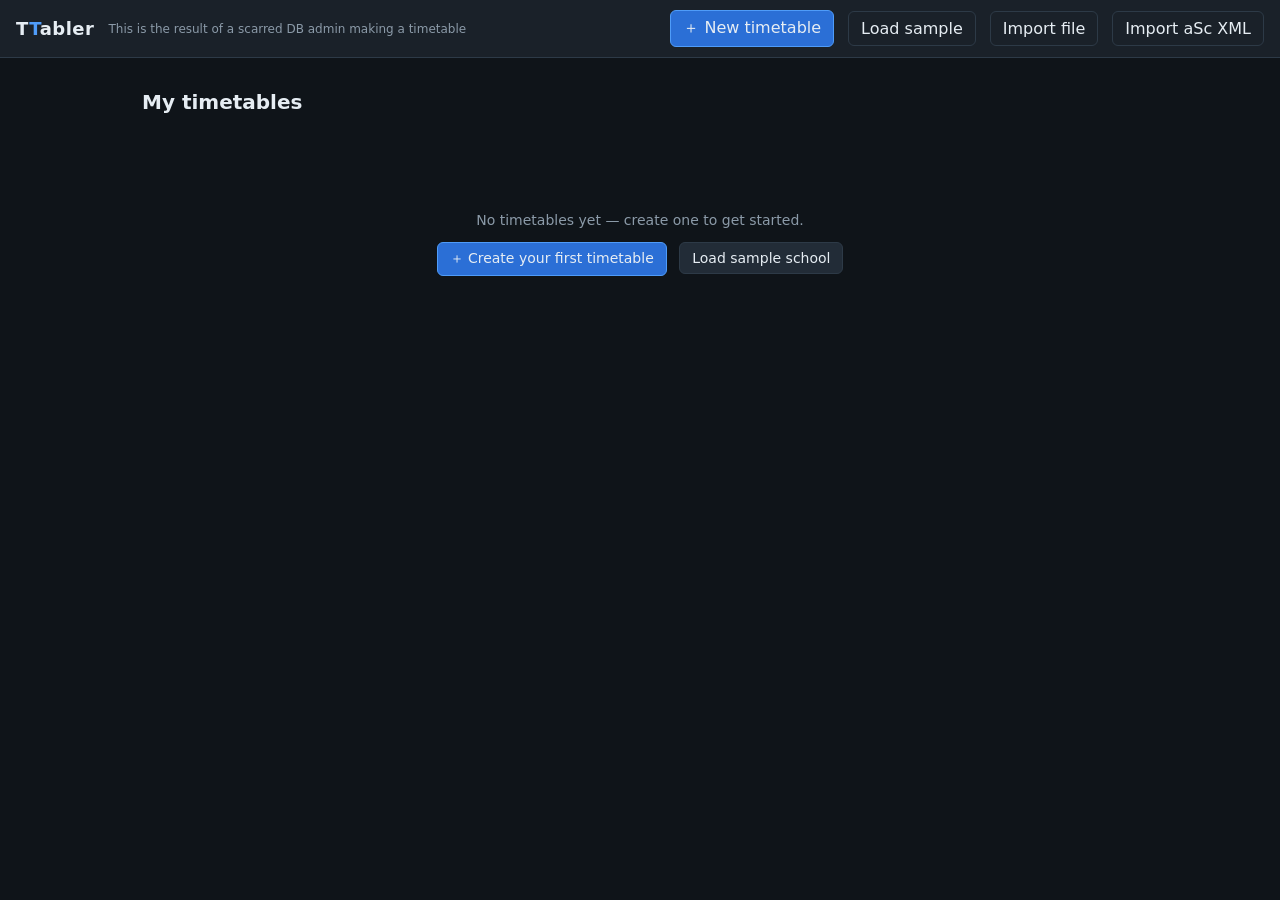
<file: index.html>
<!DOCTYPE html>
<html lang="en">
<head>
<meta charset="UTF-8" />
<meta name="viewport" content="width=device-width, initial-scale=1.0" />
<title>TTabler — My Timetables</title>
<link rel="stylesheet" href="css/styles.css?v=11" />
</head>
<body>
<header>
  <h1>T<span>T</span>abler</h1>
  <span class="tagline">This is the result of a scarred DB admin making a timetable</span>
  <div class="spacer"></div>
  <button id="btn-new" class="primary">＋ New timetable</button>
  <button id="btn-sample" class="ghost">Load sample</button>
  <button id="btn-import" class="ghost">Import file</button>
  <button id="btn-import-asc" class="ghost">Import aSc XML</button>
  <input type="file" id="lib-file" accept="application/json" style="display:none" />
  <input type="file" id="lib-asc-file" accept=".xml,text/xml,application/xml" style="display:none" />
</header>

<div class="lib-scroll">
  <div class="lib-wrap">
    <div class="lib-head">
      <h2>My timetables</h2>
      <div class="lib-bar"></div>
    </div>
    <div id="lib"></div>
  </div>
</div>

<div class="toast" id="toast"></div>

<!-- Landing page only needs helpers, storage, the data model, and library.js -->
<script src="js/util.js?v=11"></script>
<script src="js/state.js?v=11"></script>
<script src="js/storage.js?v=11"></script>
<script src="js/asc-import.js?v=11"></script>
<script src="js/library.js?v=11"></script>
</body>
</html>
</file>
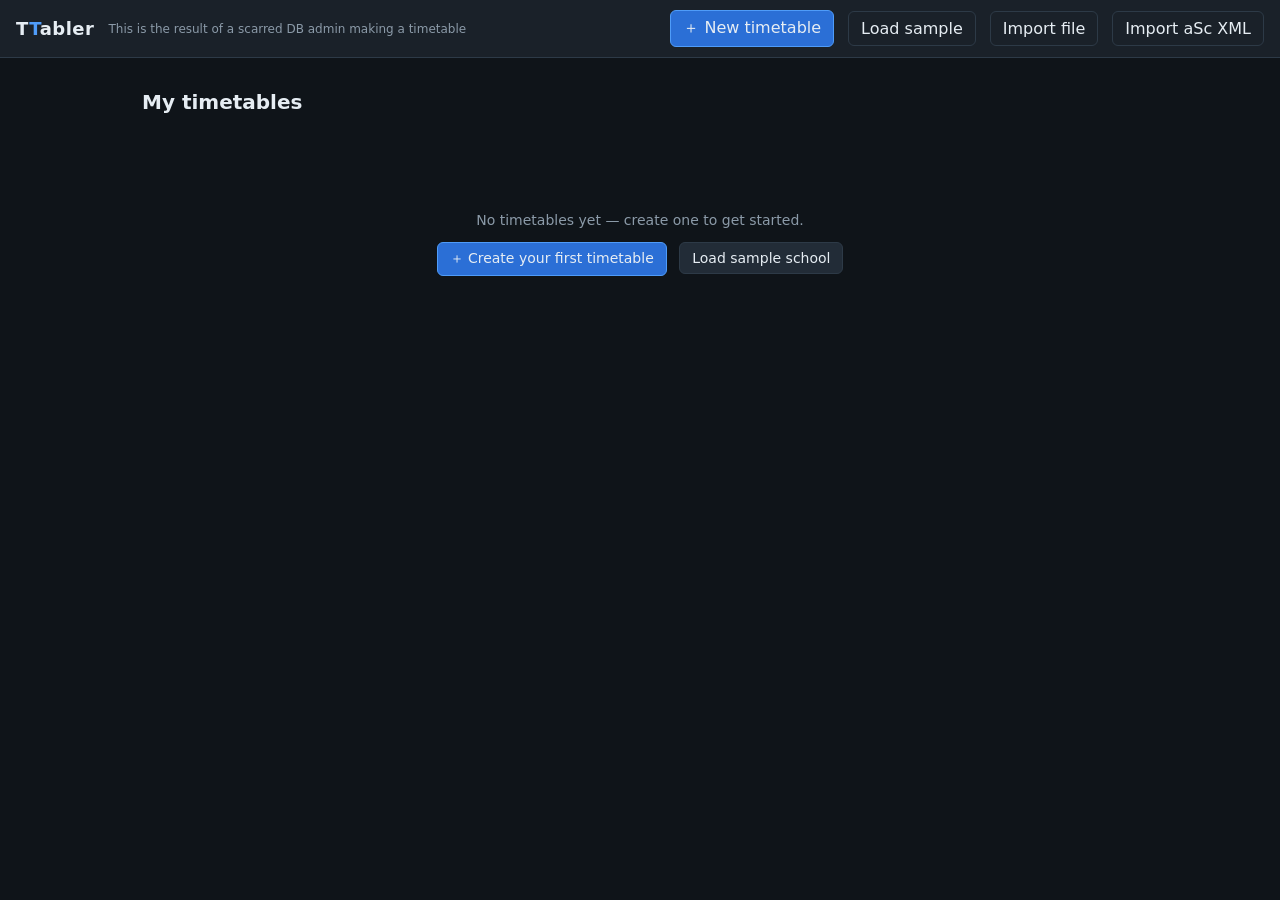
<file: editor.html>
<!DOCTYPE html>
<html lang="en">
<head>
<meta charset="UTF-8" />
<meta name="viewport" content="width=device-width, initial-scale=1.0" />
<title>TTabler — Editor</title>
<link rel="stylesheet" href="css/styles.css?v=11" />
</head>
<body>
<header>
  <a href="index.html" class="back-link" title="Back to library">←</a>
  <h1>T<span>T</span>abler</h1>
  <input id="tt-name" class="tt-name" placeholder="Untitled timetable" title="Timetable name" />
  <div class="spacer"></div>
  <button id="btn-save" class="primary">💾 Save</button>
  <button id="btn-generate" class="primary">⚡ Generate</button>
  <button id="btn-clear" class="ghost">Clear grid</button>
  <button id="btn-share">🔗 Share link</button>
  <button id="btn-export" class="ghost">Export</button>
  <button id="btn-import" class="ghost">Import</button>
  <input type="file" id="file-input" accept="application/json" style="display:none" />
</header>

<div class="main">
  <section class="workspace">
    <div class="toolbar">
      <div class="grp" id="data-buttons"></div>
      <span class="tb-sep"></span>
      <div class="grp">
        <button id="btn-overview" class="ghost" title="Toggle the all-classes overview">▦ All classes</button>
      </div>
      <div class="grp" id="view-controls">
        <span class="stat">View</span>
        <select id="view-mode">
          <option value="class">By Class</option>
          <option value="teacher">By Teacher</option>
          <option value="subject">By Subject</option>
          <option value="room">By Room</option>
        </select>
        <select id="view-entity"></select>
        <select id="sel-axis" title="Choose what goes down the side of the grid">
          <option value="period">Periods as rows</option>
          <option value="day">Days as rows</option>
        </select>
        <button id="btn-timeoff" class="ghost" title="Click cells to mark when this class/teacher/room is unavailable">🚫 Time-off</button>
      </div>
      <div class="spacer" style="flex:1"></div>
      <div class="grp">
        <span class="stat"><b id="stat-placed">0</b>/<b id="stat-total">0</b> placed</span>
        <span id="stat-conflicts" class="badge ok">No conflicts</span>
      </div>
    </div>
    <div class="grid-wrap" id="grid-wrap"></div>
    <div class="tray" id="tray">
      <div class="tray-title">
        <span>📥 Unplaced lessons — drag onto the grid</span>
        <span id="tray-count" class="stat"></span>
      </div>
      <div class="tray-cards" id="tray-cards"></div>
    </div>
  </section>
</div>

<!-- Off-canvas data editor: opened from the toolbar buttons, closed by ✕ /
     backdrop / Esc. Holds the same tabbed editors that used to be a fixed
     sidebar, so the grid gets the full screen width. -->
<div class="drawer-backdrop" id="drawer-backdrop"></div>
<aside class="drawer" id="drawer" aria-hidden="true">
  <div class="drawer-head">
    <span class="drawer-title">Edit data</span>
    <button class="ghost" id="drawer-close" title="Close (Esc)">✕</button>
  </div>
  <div class="tabs" id="tabs"></div>
  <div class="tab-body" id="tab-body"></div>
</aside>

<div class="toast" id="toast"></div>

<!--
  Modules load in dependency order (plain <script>, shared global scope).
  Each file owns one concern — see the header comment in each.
  app.js is LAST: it wires buttons and boots the first render.
-->
<script src="js/util.js?v=11"></script>
<script src="js/state.js?v=11"></script>
<script src="js/storage.js?v=11"></script>
<script src="js/constraints.js?v=11"></script>
<script src="js/generator.js?v=11"></script>
<script src="js/editors.js?v=11"></script>
<script src="js/grid.js?v=11"></script>
<script src="js/dnd.js?v=11"></script>
<script src="js/share.js?v=11"></script>
<script src="js/app.js?v=11"></script>
</body>
</html>
</file>
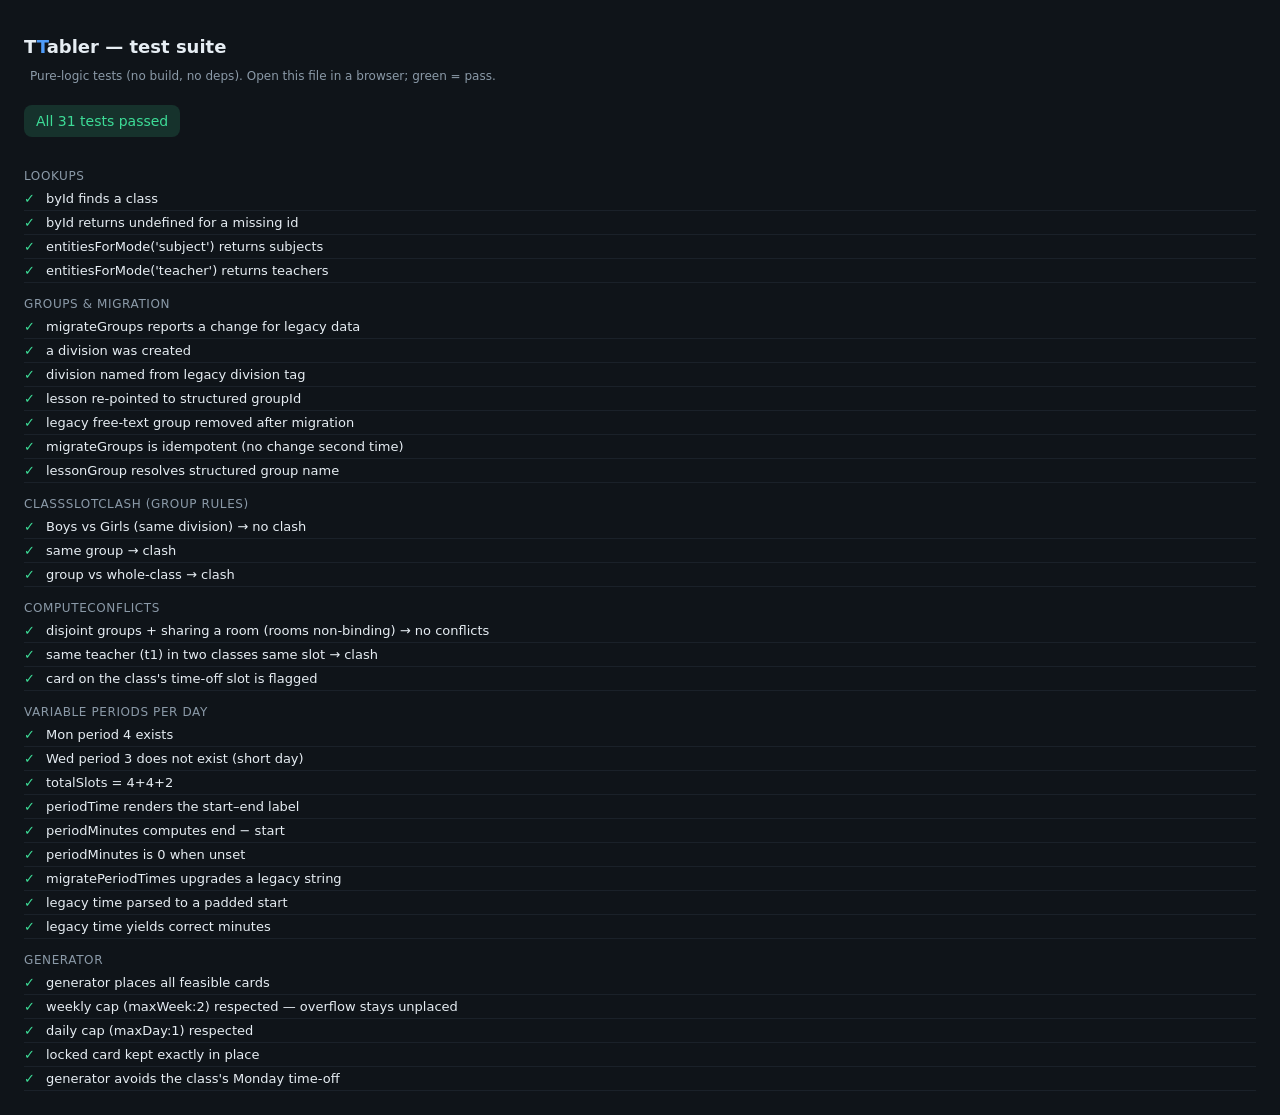
<file: tests.html>
<!DOCTYPE html>
<html lang="en">
<head>
<meta charset="UTF-8" />
<meta name="viewport" content="width=device-width, initial-scale=1.0" />
<title>TTabler — Tests</title>
<style>
  body { font-family: system-ui, "Segoe UI", sans-serif; background:#0f1419; color:#e6edf3; margin:0; padding:24px; }
  h1 { font-size:18px; } h1 span { color:#4f9cf9; }
  #summary { font-size:14px; margin:10px 0 18px; padding:8px 12px; border-radius:8px; display:inline-block; }
  #summary.ok { background:rgba(61,220,151,.15); color:#3ddc97; }
  #summary.bad { background:rgba(249,112,102,.15); color:#f97066; }
  .grp { margin:14px 0 4px; color:#8b9aa8; font-size:12px; text-transform:uppercase; letter-spacing:.05em; }
  .case { padding:4px 0 4px 22px; position:relative; font-size:13px; border-bottom:1px solid #1a2129; }
  .case::before { position:absolute; left:0; }
  .pass::before { content:"✓"; color:#3ddc97; }
  .fail::before { content:"✗"; color:#f97066; }
  .fail { color:#f97066; }
  .msg { color:#8b9aa8; font-size:12px; margin-left:6px; }
</style>
</head>
<body>
<h1>T<span>T</span>abler — test suite</h1>
<p class="msg">Pure-logic tests (no build, no deps). Open this file in a browser; green = pass.</p>
<div id="summary"></div>
<div id="out"></div>

<!-- logic modules only; DOM-touching ones (storage/grid/dnd) are stubbed below -->
<script src="js/util.js"></script>
<script src="js/state.js"></script>
<script src="js/constraints.js"></script>
<script src="js/generator.js"></script>
<script>
"use strict";
// Stub the DOM/persistence hooks the logic calls so it runs headless.
window.save = () => {};
window.render = () => {};
window.toast = () => {};

const out = document.getElementById("out");
let passed = 0, failed = 0, group = "";
function describe(name) { group = name; const d = document.createElement("div"); d.className = "grp"; d.textContent = name; out.appendChild(d); }
function ok(cond, name, detail) {
  const d = document.createElement("div");
  d.className = "case " + (cond ? "pass" : "fail");
  d.innerHTML = name + (cond ? "" : ` <span class="msg">${detail || "expected truthy"}</span>`);
  out.appendChild(d);
  cond ? passed++ : failed++;
  if (!cond) console.error("FAIL:", group, "—", name, detail || "");
}
const eq = (a, b, name) => ok(a === b, name, `got ${JSON.stringify(a)}, expected ${JSON.stringify(b)}`);

// Minimal state builder
function mk(over) {
  const base = {
    days:["Mon","Tue"], periods:["1","2","3"], periodsPerDay:null,
    subjects:[{id:"s1",name:"PE",color:"#fff"}],
    teachers:[{id:"t1",name:"Mr A"},{id:"t2",name:"Ms B"}],
    classes:[{id:"c1",name:"5A"},{id:"c2",name:"5B"}],
    rooms:[{id:"r1",name:"Gym"}],
    lessons:[], assignments:[], ui:{mode:"class",entity:"c1"}, id:"test", name:"test"
  };
  return setState(Object.assign(base, over || {}));
}
const place = (lessonId, day, period, extra) => Object.assign({ id:uid(), lessonId, day, period }, extra);

// ---------------------------------------------------------------- lookups
describe("lookups");
mk({ lessons:[
  {id:"l1",classId:"c1",subjectId:"s1",teacherId:"t1",roomId:"r1",count:3},
  {id:"l2",classId:"c1",subjectId:"s1",teacherId:"t2",roomId:"r1",count:2},
]});
eq(byId(state.classes,"c1").name, "5A", "byId finds a class");
eq(byId(state.classes,"nope"), undefined, "byId returns undefined for a missing id");
eq(entitiesForMode("subject").length, 1, "entitiesForMode('subject') returns subjects");
eq(entitiesForMode("teacher").length, 2, "entitiesForMode('teacher') returns teachers");

// ---------------------------------------------------------------- groups
describe("groups & migration");
mk({
  classes:[{id:"c1",name:"5A"}],
  lessons:[{id:"lB",classId:"c1",subjectId:"s1",teacherId:"t1",roomId:null,count:1,group:{name:"Boys",division:"Gender"}}]
});
ok(migrateGroups(), "migrateGroups reports a change for legacy data");
eq((byId(state.classes,"c1").divisions||[]).length, 1, "a division was created");
eq(byId(state.classes,"c1").divisions[0].name, "Gender", "division named from legacy division tag");
const bId = byId(state.classes,"c1").divisions[0].groups[0].id;
eq(byId(state.lessons,"lB").groupId, bId, "lesson re-pointed to structured groupId");
ok(byId(state.lessons,"lB").group === undefined, "legacy free-text group removed after migration");
ok(!migrateGroups(), "migrateGroups is idempotent (no change second time)");
const lg = lessonGroup(byId(state.lessons,"lB"));
eq(lg.groupName, "Boys", "lessonGroup resolves structured group name");

// ---------------------------------------------------------------- class/group clash rule
describe("classSlotClash (group rules)");
mk({
  classes:[{id:"c1",name:"5A",divisions:[{id:"d1",name:"Gender",groups:[{id:"g1",name:"Boys"},{id:"g2",name:"Girls"}]}]}],
  lessons:[
    {id:"lB",classId:"c1",subjectId:"s1",teacherId:"t1",roomId:null,groupId:"g1",count:1},
    {id:"lG",classId:"c1",subjectId:"s1",teacherId:"t2",roomId:null,groupId:"g2",count:1},
    {id:"lW",classId:"c1",subjectId:"s1",teacherId:"t2",roomId:null,count:1},
  ]
});
ok(!classSlotClash(byId(state.lessons,"lB"), byId(state.lessons,"lG")), "Boys vs Girls (same division) → no clash");
ok(classSlotClash(byId(state.lessons,"lB"), byId(state.lessons,"lB")), "same group → clash");
ok(classSlotClash(byId(state.lessons,"lB"), byId(state.lessons,"lW")), "group vs whole-class → clash");

// ---------------------------------------------------------------- computeConflicts
describe("computeConflicts");
mk({
  classes:[{id:"c1",name:"5A",divisions:[{id:"d1",name:"Gender",groups:[{id:"g1",name:"Boys"},{id:"g2",name:"Girls"}]}]},{id:"c2",name:"5B"}],
  lessons:[
    {id:"lB",classId:"c1",subjectId:"s1",teacherId:"t1",roomId:"r1",groupId:"g1",count:1},
    {id:"lG",classId:"c1",subjectId:"s1",teacherId:"t2",roomId:"r1",groupId:"g2",count:1},
    {id:"lX",classId:"c2",subjectId:"s1",teacherId:"t1",roomId:"r1",count:1},
  ],
  assignments:[ place("lB",0,0), place("lG",0,0), place("lX",1,0) ]
});
let c = computeConflicts();
eq(c.size, 0, "disjoint groups + sharing a room (rooms non-binding) → no conflicts");
// move 5B's lesson (teacher t1) onto Boys' slot → teacher clash
byId(state.assignments, state.assignments.find(a=>a.lessonId==="lX").id).day = 0;
state.assignments.find(a=>a.lessonId==="lX").period = 0;
c = computeConflicts();
const aB = state.assignments.find(a=>a.lessonId==="lB").id;
const aX = state.assignments.find(a=>a.lessonId==="lX").id;
ok(c.has(aB) && c.has(aX), "same teacher (t1) in two classes same slot → clash");

// time-off violation
mk({
  classes:[{id:"c1",name:"5A",off:["0|0"]}],
  lessons:[{id:"l1",classId:"c1",subjectId:"s1",teacherId:"t1",roomId:null,count:1}],
  assignments:[ place("l1",0,0) ]
});
c = computeConflicts();
eq(c.size, 1, "card on the class's time-off slot is flagged");

// ---------------------------------------------------------------- periods per day
describe("variable periods per day");
mk({ days:["Mon","Tue","Wed"], periods:["1","2","3","4"], periodsPerDay:[4,4,2] });
ok(slotExists(0,3), "Mon period 4 exists");
ok(!slotExists(2,2), "Wed period 3 does not exist (short day)");
eq(totalSlots(), 10, "totalSlots = 4+4+2");
mk({ periods:["1","2"], periodTimes:[{start:"08:00",end:"08:40"},{start:"",end:""}] });
eq(periodTime(0), "08:00–08:40", "periodTime renders the start–end label");
eq(periodMinutes(0), 40, "periodMinutes computes end − start");
eq(periodMinutes(1), 0, "periodMinutes is 0 when unset");
mk({ periods:["1"], periodTimes:["8:00–8:40"] });
ok(migratePeriodTimes(), "migratePeriodTimes upgrades a legacy string");
eq(periodStart(0), "08:00", "legacy time parsed to a padded start");
eq(periodMinutes(0), 40, "legacy time yields correct minutes");

// ---------------------------------------------------------------- generator
describe("generator");
mk({
  days:["Mon","Tue"], periods:["1","2","3"],
  lessons:[
    {id:"l1",classId:"c1",subjectId:"s1",teacherId:"t1",roomId:null,count:3},
    {id:"l2",classId:"c2",subjectId:"s1",teacherId:"t2",roomId:null,count:3},
  ],
  assignments:[]
});
state.lessons.forEach(l => { for (let i=0;i<l.count;i++) state.assignments.push(place(l.id,null,null)); });
generate();
eq(state.assignments.filter(a=>a.day!=null).length, 6, "generator places all feasible cards");

// caps: teacher t1 limited to 2/week
mk({
  days:["Mon","Tue"], periods:["1","2","3"],
  teachers:[{id:"t1",name:"Mr A",maxWeek:2},{id:"t2",name:"Ms B"}],
  lessons:[{id:"l1",classId:"c1",subjectId:"s1",teacherId:"t1",roomId:null,count:4}],
  assignments:[]
});
for (let i=0;i<4;i++) state.assignments.push(place("l1",null,null));
generate();
ok(state.assignments.filter(a=>a.day!=null).length <= 2, "weekly cap (maxWeek:2) respected — overflow stays unplaced");

// daily cap: max 1/day, 2 days → at most 2 placed
mk({
  days:["Mon","Tue"], periods:["1","2","3"],
  teachers:[{id:"t1",name:"Mr A",maxDay:1}],
  lessons:[{id:"l1",classId:"c1",subjectId:"s1",teacherId:"t1",roomId:null,count:4}],
  assignments:[]
});
for (let i=0;i<4;i++) state.assignments.push(place("l1",null,null));
generate();
const perDay = {};
state.assignments.filter(a=>a.day!=null).forEach(a=>perDay[a.day]=(perDay[a.day]||0)+1);
ok(Math.max(0,...Object.values(perDay)) <= 1, "daily cap (maxDay:1) respected");

// locked cards are preserved by generate
mk({
  days:["Mon","Tue"], periods:["1","2","3"],
  lessons:[{id:"l1",classId:"c1",subjectId:"s1",teacherId:"t1",roomId:null,count:2}],
  assignments:[ place("l1",1,2,{locked:true}), place("l1",null,null) ]
});
generate();
const lockedCard = state.assignments.find(a=>a.locked);
ok(lockedCard.day===1 && lockedCard.period===2, "locked card kept exactly in place");

// generator respects time-off
mk({
  days:["Mon","Tue"], periods:["1","2"],
  classes:[{id:"c1",name:"5A",off:["0|0","0|1"]}],
  lessons:[{id:"l1",classId:"c1",subjectId:"s1",teacherId:"t1",roomId:null,count:2}],
  assignments:[]
});
for (let i=0;i<2;i++) state.assignments.push(place("l1",null,null));
generate();
ok(state.assignments.filter(a=>a.day===0).length === 0, "generator avoids the class's Monday time-off");

// ---------------------------------------------------------------- summary
const s = document.getElementById("summary");
s.className = failed ? "bad" : "ok";
s.textContent = failed ? `${failed} failed, ${passed} passed` : `All ${passed} tests passed`;
document.title = (failed ? `✗ ${failed} failed` : `✓ ${passed} passed`) + " — TTabler tests";
</script>
</body>
</html>
</file>
<file: css/styles.css>
:root {
  --bg: #0f1419;
  --panel: #1a2129;
  --panel-2: #222c37;
  --border: #2d3a47;
  --text: #e6edf3;
  --muted: #8b9aa8;
  --accent: #4f9cf9;
  --accent-d: #2b6fd6;
  --danger: #f97066;
  --ok: #3ddc97;
  --warn: #f6c453;
  --radius: 8px;
  --shadow: 0 4px 16px rgba(0,0,0,.35);
}
* { box-sizing: border-box; }
html, body { height: 100%; margin: 0; }
body {
  font-family: system-ui, -apple-system, "Segoe UI", Roboto, sans-serif;
  background: var(--bg);
  color: var(--text);
  display: flex;
  flex-direction: column;
  height: 100vh;
  overflow: hidden;
}
header {
  display: flex; align-items: center; gap: 14px;
  padding: 10px 16px;
  background: var(--panel);
  border-bottom: 1px solid var(--border);
  flex: 0 0 auto;
}
header h1 { font-size: 18px; margin: 0; letter-spacing: .5px; }
header h1 span { color: var(--accent); }
.tagline { color: var(--muted); font-size: 12px; }
header .spacer { flex: 1; }
button {
  font: inherit; cursor: pointer;
  background: var(--panel-2); color: var(--text);
  border: 1px solid var(--border); border-radius: 6px;
  padding: 7px 12px; transition: .12s;
}
button:hover { border-color: var(--accent); }
button.primary { background: var(--accent-d); border-color: var(--accent); }
button.primary:hover { background: var(--accent); }
button.danger:hover { border-color: var(--danger); color: var(--danger); }
button.ghost { background: transparent; }

.main { display: flex; flex: 1; min-height: 0; }

/* Off-canvas data editor drawer (replaces the old fixed sidebar) */
.drawer {
  position: fixed; top: 0; left: 0; height: 100vh;
  width: 360px; max-width: 92vw;
  background: var(--panel); border-right: 1px solid var(--border);
  display: flex; flex-direction: column; min-height: 0;
  z-index: 60; box-shadow: var(--shadow);
  transform: translateX(-100%); transition: transform .18s ease;
}
.drawer.open { transform: translateX(0); }
.drawer-head {
  display: flex; align-items: center; justify-content: space-between;
  padding: 11px 14px; border-bottom: 1px solid var(--border); flex: 0 0 auto;
}
.drawer-title { font-weight: 600; font-size: 14px; }
.drawer-head button { padding: 4px 9px; }
.drawer-backdrop {
  position: fixed; inset: 0; background: rgba(0,0,0,.45);
  z-index: 55; opacity: 0; pointer-events: none; transition: opacity .18s;
}
.drawer-backdrop.open { opacity: 1; pointer-events: auto; }

/* Toolbar data-edit buttons + group separator */
#data-buttons { flex-wrap: wrap; gap: 4px; }
.data-btn { padding: 5px 9px; font-size: 12px; }
.data-btn.active { background: var(--accent-d); border-color: var(--accent); color: var(--text); }
.data-btn .count-badge {
  display: inline-block; background: var(--bg); color: var(--muted);
  border: 1px solid var(--border); border-radius: 9px;
  padding: 0 5px; margin-left: 3px; font-size: 10px; font-weight: 600;
}
.data-btn.active .count-badge { background: var(--accent); color: #0b0f14; border-color: var(--accent); }
.tb-sep { width: 1px; align-self: stretch; background: var(--border); margin: 2px 4px; }

.tabs { display: flex; flex-wrap: wrap; border-bottom: 1px solid var(--border); }
.tabs button {
  flex: 1 1 auto; border: none; border-radius: 0; background: transparent;
  color: var(--muted); padding: 9px 6px; font-size: 12px; border-bottom: 2px solid transparent;
}
.tabs button.active { color: var(--text); border-bottom-color: var(--accent); }
.tab-body { flex: 1; overflow-y: auto; padding: 14px; }
.tab-body h3 { margin: 0 0 4px; font-size: 13px; }
.hint { color: var(--muted); font-size: 11.5px; margin: 0 0 12px; line-height: 1.5; }

.row-item {
  display: flex; align-items: center; gap: 6px;
  background: var(--panel-2); border: 1px solid var(--border);
  border-radius: 6px; padding: 6px 8px; margin-bottom: 6px;
}
.row-item .swatch { width: 14px; height: 14px; border-radius: 3px; flex: 0 0 auto; }
.row-item .label { flex: 1; font-size: 13px; overflow: hidden; text-overflow: ellipsis; white-space: nowrap; }
.row-item .sub { color: var(--muted); font-size: 11px; }
.row-item .x { color: var(--muted); cursor: pointer; padding: 0 4px; font-size: 16px; line-height: 1; }
.row-item .x:hover { color: var(--danger); }

label.fld { display: block; font-size: 11px; color: var(--muted); margin: 8px 0 3px; }
input, select, textarea {
  width: 100%; font: inherit; font-size: 13px;
  background: var(--bg); color: var(--text);
  border: 1px solid var(--border); border-radius: 6px; padding: 7px 8px;
}
input:focus, select:focus { outline: none; border-color: var(--accent); }
.form-grid { display: grid; grid-template-columns: 1fr 1fr; gap: 0 8px; }
.add-card { background: var(--panel-2); border: 1px solid var(--border); border-radius: 8px; padding: 10px 12px; margin-top: 6px; }
.add-card button { width: 100%; margin-top: 10px; }
input[type=color] { padding: 2px; height: 34px; }

/* Workspace */
.workspace { flex: 1; display: flex; flex-direction: column; min-width: 0; min-height: 0; }
.toolbar {
  display: flex; align-items: center; gap: 10px;
  padding: 10px 14px; border-bottom: 1px solid var(--border); background: var(--panel);
  flex: 0 0 auto; flex-wrap: wrap;
}
.toolbar .grp { display: flex; align-items: center; gap: 6px; }
.toolbar select { width: auto; min-width: 150px; }
.stat { font-size: 12px; color: var(--muted); }
.stat b { color: var(--text); }
.badge { padding: 2px 8px; border-radius: 20px; font-size: 11px; font-weight: 600; }
.badge.ok { background: rgba(61,220,151,.15); color: var(--ok); }
.badge.bad { background: rgba(249,112,102,.15); color: var(--danger); }

.grid-wrap { flex: 1; overflow: auto; padding: 16px; }
table.tt { border-collapse: separate; border-spacing: 0; width: 100%; min-width: 640px; }
table.tt th, table.tt td {
  border: 1px solid var(--border); padding: 0;
}
table.tt thead th {
  background: var(--panel); position: sticky; top: 0; z-index: 3;
  font-size: 12px; padding: 8px; color: var(--muted); font-weight: 600; white-space: nowrap;
}
/* Left header column: size to its content (period/day labels), no dead space */
table.tt tbody th {
  background: var(--panel); position: sticky; left: 0; z-index: 2;
  font-size: 12px; padding: 6px 8px; text-align: left; width: 1px; white-space: nowrap; color: var(--muted);
}
table.tt thead th:first-child { width: 1px; }
/* optional period start–end time under the period label */
.p-time { display: block; font-size: 10px; font-weight: 400; opacity: .75; margin-top: 1px; }
.cell { min-height: 58px; height: 58px; padding: 0; position: relative; overflow: hidden; }
/* Inner wrapper fills the fixed-height cell and lays cards out in a row, so
   co-located cards (a clash) share the square side-by-side instead of
   stacking and spilling into the period below. Absolute positioning keeps
   the table row height fixed no matter how many cards land here. */
.cell-cards { position: absolute; inset: 3px; display: flex; gap: 3px; }
.cell .card { flex: 1 1 0; min-width: 0; }
.cell.drop-hover { background: rgba(79,156,249,.12); outline: 2px dashed var(--accent); outline-offset: -2px; }
/* A slot that doesn't exist on this day (e.g. a short Friday) */
td.noslot {
  background: repeating-linear-gradient(45deg, var(--panel) 0, var(--panel) 6px, var(--bg) 6px, var(--bg) 12px);
  opacity: .5;
}
.tt.overview td.noslot { background: var(--bg); }

.card {
  position: relative;
  height: 100%; border-radius: 6px; padding: 5px 7px;
  color: #0b0f14; font-size: 11.5px; cursor: grab; user-select: none;
  display: flex; flex-direction: column; justify-content: center; gap: 1px;
  box-shadow: 0 1px 3px rgba(0,0,0,.3); overflow: hidden;
}
.card:active { cursor: grabbing; }
.card .c-sub { font-weight: 700; line-height: 1.15; }
.card .c-meta { font-size: 10px; opacity: .82; line-height: 1.2; }
.card.conflict { outline: 2px solid var(--danger); animation: pulse 1.1s infinite; }
@keyframes pulse { 50% { outline-color: rgba(249,112,102,.4); } }
.card.dragging { opacity: .4; }
.card .lock {
  position: absolute; top: 1px; right: 2px; font-size: 10px; line-height: 1;
  cursor: pointer; opacity: 0; transition: opacity .12s; padding: 1px;
}
.card:hover .lock { opacity: .65; }
.card.locked { cursor: default; box-shadow: 0 0 0 2px rgba(255,255,255,.6) inset, 0 1px 3px rgba(0,0,0,.3); }
.card.locked .lock { opacity: 1; }

/* Time-off: shaded unavailable slots + paint mode */
.cell.off { background: repeating-linear-gradient(45deg, transparent, transparent 5px, rgba(249,112,102,.13) 5px, rgba(249,112,102,.13) 10px); }
body.timeoff-mode .cell { cursor: pointer; }
body.timeoff-mode .cell:hover { background: rgba(246,196,83,.14); }
body.timeoff-mode .grid-wrap { outline: 2px dashed var(--warn); outline-offset: -6px; }
#btn-timeoff.active { background: var(--warn); color: #0b0f14; border-color: var(--warn); }
.row-item .grp-btn { cursor: pointer; padding: 0 4px; font-size: 12px; opacity: .7; white-space: nowrap; }
.row-item .grp-btn:hover { opacity: 1; }
.row-item .grp-btn b { font-size: 9px; color: var(--accent); margin-left: 1px; }
.row-item .grp-sel { flex: 0 0 auto; width: auto; max-width: 118px; font-size: 11px; padding: 3px 4px; }

/* Per-class divisions & groups editor */
.div-box { background: var(--panel-2); border: 1px solid var(--border); border-radius: 8px; padding: 8px 10px; margin-bottom: 8px; }
.div-head { display: flex; align-items: center; gap: 6px; margin-bottom: 6px; }
.div-head .div-name { flex: 1; font-weight: 600; background: transparent; border: 1px solid transparent; border-radius: 4px; padding: 3px 5px; }
.div-head .div-name:hover { border-color: var(--border); }
.div-head .div-name:focus { border-color: var(--accent); background: var(--bg); outline: none; }
.div-head .x { color: var(--muted); cursor: pointer; padding: 0 4px; font-size: 16px; }
.div-head .x:hover { color: var(--danger); }
.grp-list { display: flex; flex-direction: column; gap: 4px; margin: 4px 0 6px 10px; }
.grp-row { display: flex; align-items: center; gap: 6px; }
.grp-row input { flex: 1; font-size: 12px; padding: 3px 6px; }
.grp-row .x { color: var(--muted); cursor: pointer; padding: 0 4px; }
.grp-row .x:hover { color: var(--danger); }
.grp-add { display: flex; gap: 6px; margin-left: 10px; }
.grp-add input { flex: 1; font-size: 12px; padding: 4px 6px; }
.grp-add button { padding: 4px 10px; font-size: 12px; }
.row-item .view-ent { cursor: pointer; padding: 0 4px; font-size: 13px; opacity: .7; }
.row-item .view-ent:hover { opacity: 1; }
.row-item .load {
  flex: 0 0 auto; background: var(--bg); border: 1px solid var(--border); color: var(--muted);
  border-radius: 9px; padding: 0 6px; font-size: 10px; font-weight: 600;
  min-width: 22px; text-align: center;
}
.row-item .abbr {
  flex: 0 0 auto; width: 44px; font-size: 11px; color: var(--muted);
  background: var(--bg); border: 1px solid var(--border); border-radius: 4px; padding: 2px 4px;
}
.row-item .abbr:focus { color: var(--text); border-color: var(--accent); outline: none; }
/* Load badge that doubles as a fullness meter (fill = load / cap-or-available) */
.row-item .load-meter {
  flex: 0 0 auto; min-width: 30px; text-align: center; color: var(--text);
  border: 1px solid var(--border); border-radius: 9px; padding: 0 6px;
  font-size: 10px; font-weight: 600;
  background: linear-gradient(to right, rgba(79,156,249,.5) var(--fill,0%), var(--bg) var(--fill,0%));
}
.row-item .load-meter.over {
  border-color: var(--danger); color: var(--danger);
  background: linear-gradient(to right, rgba(249,112,102,.45) var(--fill,0%), var(--bg) var(--fill,0%));
}
.row-item .cap-edit { cursor: pointer; padding: 0 3px; font-size: 12px; opacity: .65; }
.row-item .cap-edit:hover { opacity: 1; }

/* Subjects dashboard cards */
.subj-card { background: var(--panel-2); border: 1px solid var(--border); border-radius: 8px; padding: 8px 10px; margin-bottom: 8px; }
.subj-head { display: flex; align-items: center; gap: 6px; }
.subj-head .swatch { width: 14px; height: 14px; border-radius: 3px; flex: 0 0 auto; }
.subj-head .label { flex: 1; font-size: 13px; min-width: 0; }
.subj-head .abbr { flex: 0 0 auto; width: 44px; font-size: 11px; color: var(--muted); background: var(--bg); border: 1px solid var(--border); border-radius: 4px; padding: 2px 4px; }
.subj-head .view-ent, .subj-head .x { cursor: pointer; padding: 0 4px; color: var(--muted); }
.subj-head .view-ent:hover { color: var(--text); }
.subj-head .x { font-size: 16px; }
.subj-head .x:hover { color: var(--danger); }
.subj-stats { font-size: 11.5px; color: var(--muted); margin: 6px 0 4px; }
.subj-stats b { color: var(--text); }
.subj-stats .warn { color: var(--warn); }
.subj-break { display: flex; flex-direction: column; gap: 3px; }
.subj-break .bk { display: flex; justify-content: space-between; gap: 8px; font-size: 11px; padding: 2px 6px; background: var(--bg); border-radius: 4px; }
.subj-break .bk-l { color: var(--text); font-weight: 600; }
.subj-break .bk-v { color: var(--muted); }
.subj-break .bk-empty { font-size: 11px; color: var(--muted); font-style: italic; }

/* Sort bar above the entity lists */
.sort-bar { display: flex; align-items: center; gap: 6px; margin-bottom: 10px; }
.sort-bar .sb-label { font-size: 10px; color: var(--muted); text-transform: uppercase; letter-spacing: .04em; }
.sort-btn { padding: 3px 9px; font-size: 11px; }
.sort-btn.active { background: var(--accent-d); border-color: var(--accent); color: var(--text); }
.sort-btn .dir { font-size: 9px; margin-left: 1px; }

/* Time tab: per-day period counts */
.ppd-grid { display: grid; grid-template-columns: repeat(auto-fill, minmax(64px, 1fr)); gap: 6px; }
.ppd-cell { display: flex; flex-direction: column; gap: 2px; }
.ppd-cell span { font-size: 11px; color: var(--muted); text-align: center; }
.ppd-cell input { text-align: center; padding: 4px; }
.ptimes { display: flex; flex-direction: column; gap: 5px; }
.ptime-cell { display: flex; align-items: center; gap: 6px; }
.ptime-cell .pt-label { min-width: 20px; text-align: right; color: var(--muted); font-size: 12px; }
.ptime-cell .pt-dash { color: var(--muted); }
.ptime-cell select { min-width: 0; flex: 1; padding: 4px 5px; font-size: 12px; }
.ptime-cell .pt-min { min-width: 48px; text-align: right; color: var(--muted); font-size: 11px; }
.tt.overview .cls-h { cursor: pointer; }
.tt.overview .cls-h:hover { color: var(--accent); }

/* Unplaced tray */
.tray {
  flex: 0 0 auto; border-top: 1px solid var(--border); background: var(--panel);
  padding: 8px 14px; max-height: 130px; overflow-y: auto;
}
.tray-title { font-size: 11px; color: var(--muted); margin-bottom: 6px; display: flex; align-items: center; gap: 8px; }
.tray-cards { display: flex; flex-wrap: wrap; gap: 6px; }
.tray .card { height: auto; min-width: 96px; width: auto; cursor: grab; }
.tray.drop-hover { outline: 2px dashed var(--accent); outline-offset: -4px; }

/* All-classes overview */
body.overview-on #view-controls { display: none; }
#btn-overview.active { background: var(--accent-d); border-color: var(--accent); color: var(--text); }
table.tt.overview { min-width: 0; width: auto; font-size: 10px; }
.tt.overview th, .tt.overview td { border: 1px solid var(--border); }
.tt.overview .ov-corner {
  position: sticky; left: 0; top: 0; z-index: 6; background: var(--panel);
  text-align: left; padding: 4px 8px; min-width: 64px;
}
.tt.overview .day-h { position: sticky; top: 0; z-index: 4; background: var(--panel-2); padding: 4px 6px; }
.tt.overview .per-h { position: sticky; top: 27px; z-index: 4; background: var(--panel); font-weight: 500; min-width: 22px; padding: 3px 2px; color: var(--muted); }
.tt.overview .cls-h {
  position: sticky; left: 0; z-index: 2; background: var(--panel);
  text-align: left; padding: 4px 8px; min-width: 64px; color: var(--text); font-weight: 600;
}
.tt.overview td.ov-cell { padding: 1px; height: 24px; vertical-align: top; white-space: nowrap; }
.ov-card {
  display: inline-block; border-radius: 3px; padding: 1px 3px; margin: 1px;
  font-weight: 700; line-height: 1.25; cursor: default;
}
.ov-card.conflict { outline: 2px solid var(--danger); outline-offset: -1px; }

.empty-state { color: var(--muted); text-align: center; padding: 40px; font-size: 13px; }
.toast {
  position: fixed; bottom: 18px; left: 50%; transform: translateX(-50%);
  background: var(--panel-2); border: 1px solid var(--border); color: var(--text);
  padding: 10px 16px; border-radius: 8px; box-shadow: var(--shadow); font-size: 13px;
  opacity: 0; pointer-events: none; transition: .2s; z-index: 50;
}
.toast.show { opacity: 1; transform: translateX(-50%) translateY(-4px); }

/* Editor header: back link + timetable name */
.back-link {
  text-decoration: none; color: var(--muted); font-size: 18px; line-height: 1;
  padding: 5px 10px; border: 1px solid var(--border); border-radius: 6px;
}
.back-link:hover { color: var(--text); border-color: var(--accent); }
.tt-name {
  width: auto; min-width: 160px; max-width: 280px; font-weight: 600; font-size: 14px;
  background: transparent; border: 1px solid transparent;
}
.tt-name:hover { border-color: var(--border); }
.tt-name:focus { border-color: var(--accent); background: var(--bg); }

/* Library landing page */
.lib-scroll { flex: 1; overflow: auto; }
.lib-wrap { max-width: 1040px; margin: 0 auto; width: 100%; padding: 32px 22px 60px; }
.lib-head { display: flex; align-items: center; gap: 12px; margin-bottom: 20px; }
.lib-head h2 { margin: 0; font-size: 20px; }
.lib-bar { flex: 1; }
.lib-grid { display: grid; grid-template-columns: repeat(auto-fill, minmax(244px, 1fr)); gap: 14px; }
.lib-card {
  background: var(--panel); border: 1px solid var(--border); border-radius: 10px;
  padding: 16px; cursor: pointer; transition: .12s; display: flex; flex-direction: column; gap: 7px;
}
.lib-card:hover { border-color: var(--accent); transform: translateY(-2px); box-shadow: var(--shadow); }
.lib-card h3 { margin: 0; font-size: 15px; overflow: hidden; text-overflow: ellipsis; white-space: nowrap; }
.lib-card .meta { color: var(--muted); font-size: 12px; }
.lib-card .acts { display: flex; flex-wrap: wrap; gap: 6px; margin-top: 8px; }
.lib-card .acts button { font-size: 11px; padding: 4px 9px; }
.lib-empty { text-align: center; color: var(--muted); padding: 64px 20px; font-size: 14px; }
.lib-empty button { margin: 0 4px; }
</file>
